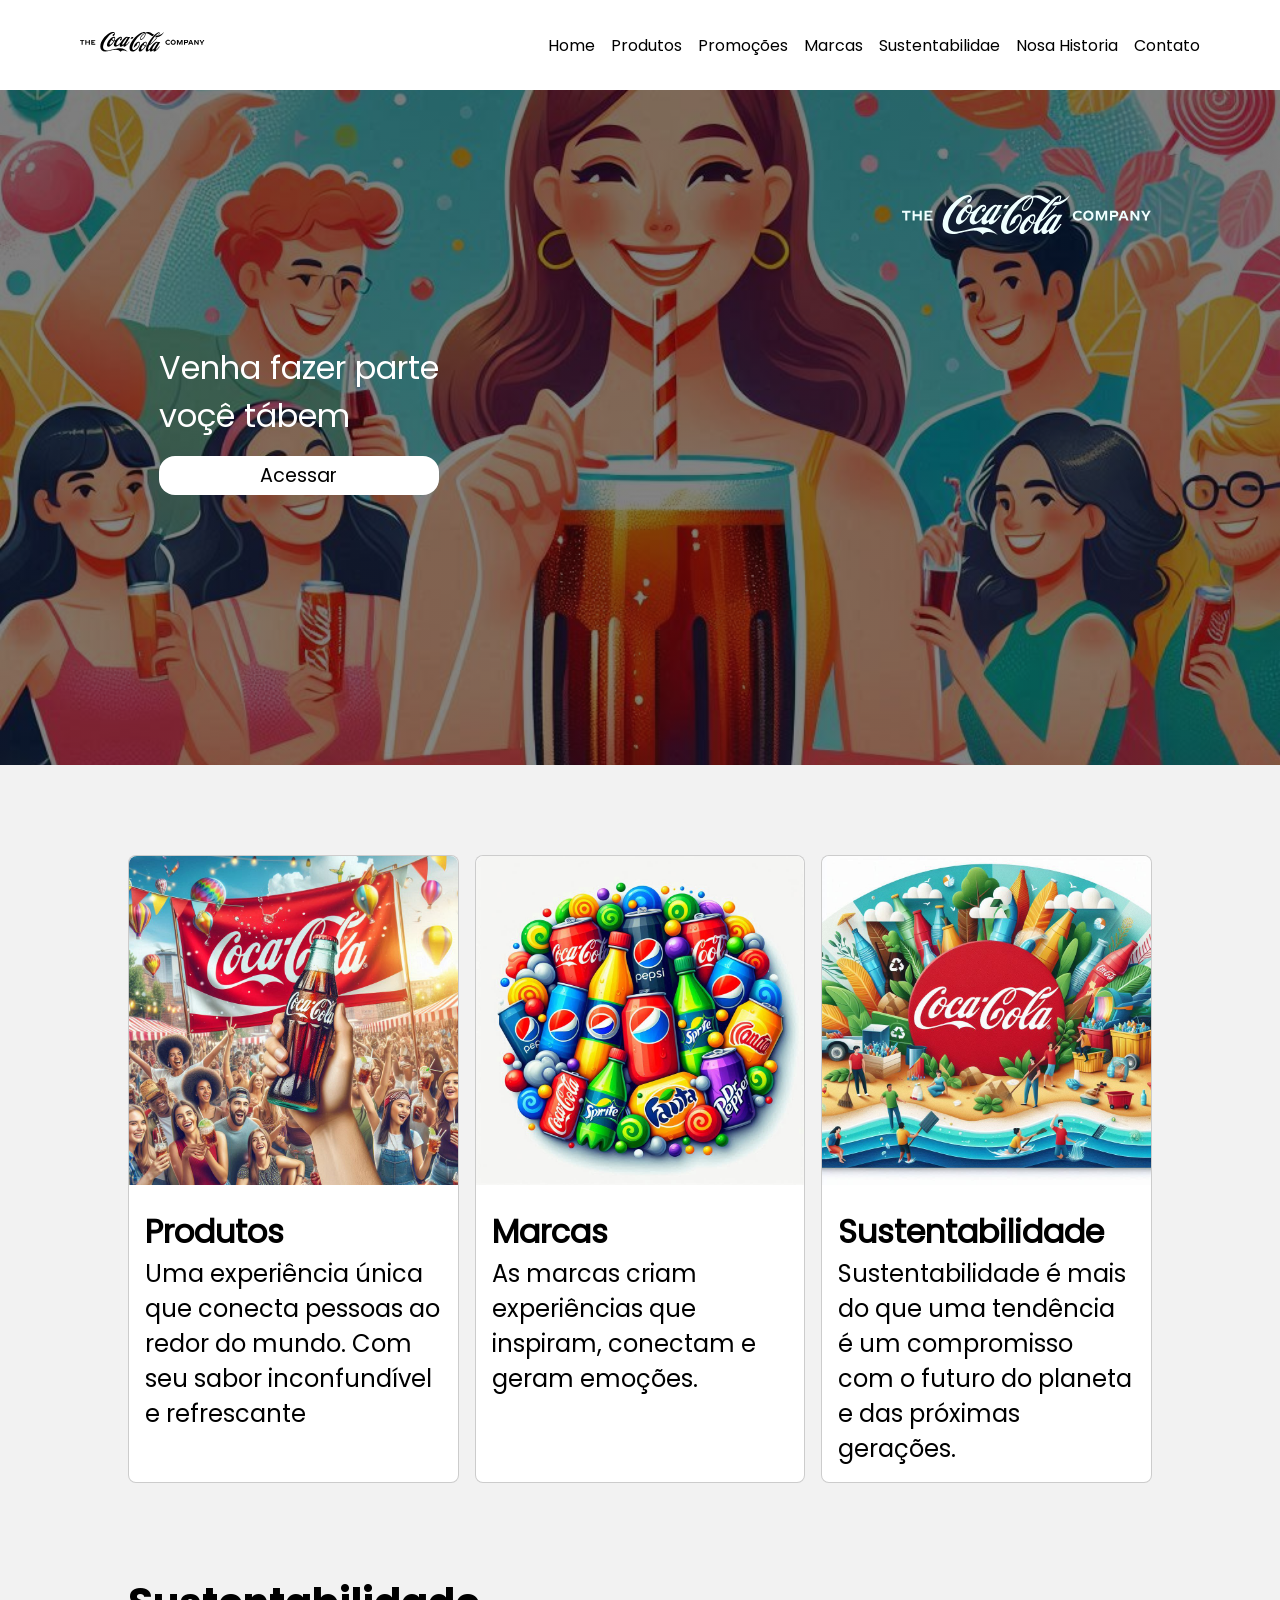
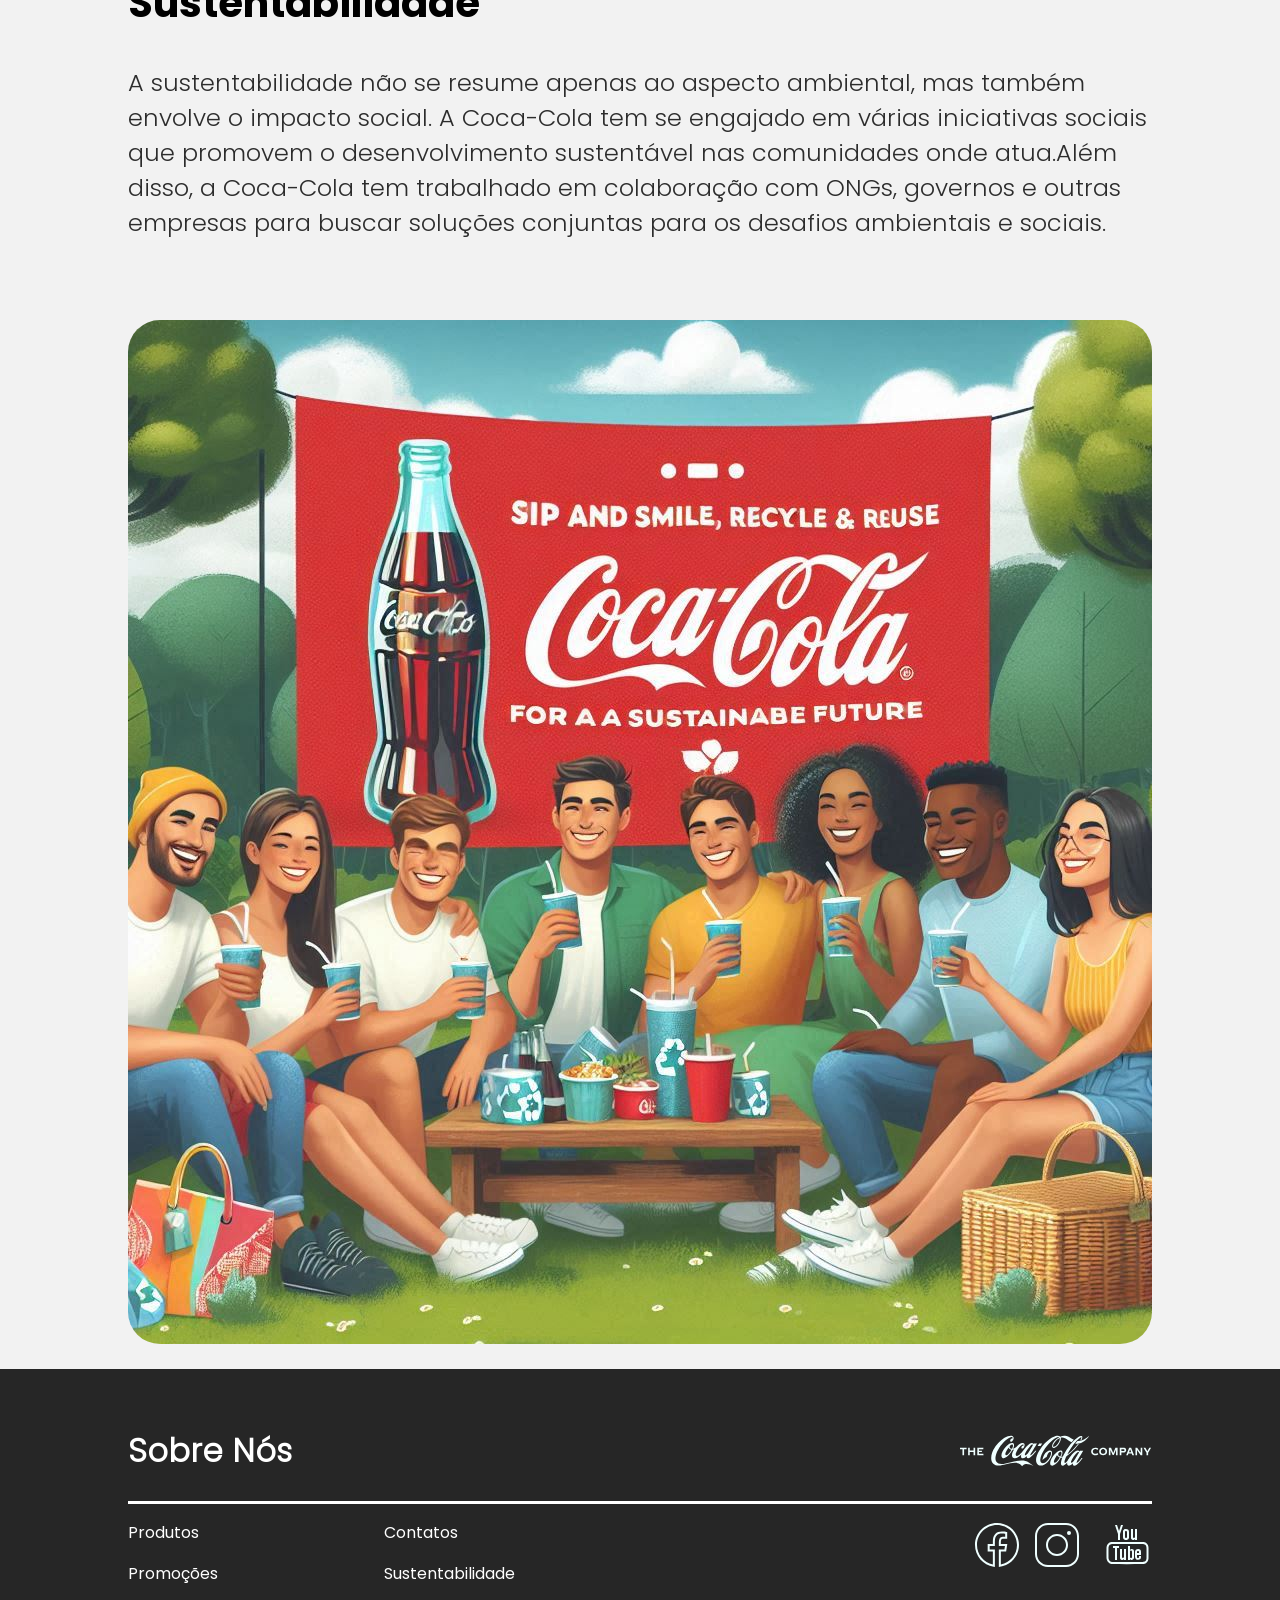
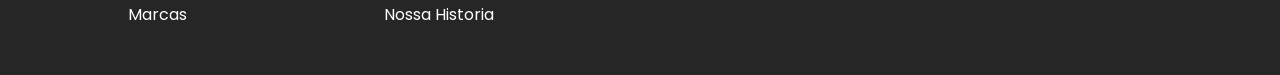
<file: public/index.html>
<!DOCTYPE html>
<html lang="pt-BR">

<head>
    <meta charset="UTF-8">
    <meta name="viewport" content="width=device-width, initial-scale=1.0">
    <title>Modelo Coca-Cola</title>
    <link rel="shortcut icon" href="favicon.ico" type="image/x-icon">
    <link rel="stylesheet" href="style.css">
</head>

<body>
    <header class="nav-head">
        <a href="/public/index.html">
            <img class="nav-logo" src="/src/images/svg/coca_logo.svg" alt="">
        </a>
        <button class="menu">
            <img id="menu-icon" src="/src/icons/icons-menu.svg">
        </button>
        <nav class="nav-bar">
            <ul class="nav-menu">
                <li>
                    <a href="/public/index.html" class="nav-link">Home</a>
                </li>
                <li>
                    <a href="/src/pages/produtos/produtos.html" class="nav-link">Produtos</a>
                </li>
                <li>
                    <a href="/src/pages/promoções/promocoes.html" class="nav-link">Promoções</a>
                </li>
                <li>
                    <a href="/src/pages/marcas/marcas.html" class="nav-link">Marcas</a>
                </li>
                <li>
                    <a href="/src/pages/sustentabilidade/sustentabilidade.html" class="nav-link">Sustentabilidae</a>
                </li>
                <li>
                    <a href="/src/pages/nossa historia/nossahistoria.html" class="nav-link">Nosa Historia</a>
                </li>
                <li>
                    <a href="/src/pages/contatos/contatos.html" class="nav-link">Contato</a>
                </li>
            </ul>
        </nav>
    </header>

    <main>
        <section class="slogan-bg">
            <div class="container slogan">
                <div class="slogan-conteudo">
                    <p class="slogan-texto">Venha fazer parte <br> voçê tábem</p>
                    <a href="/src/pages/contatos/contatos.html" class="slogan-btn">Acessar</a>
                </div>
                <div class="slogan-logo">
                    <span>
                        <img class="slogan-icon img-fluido" src="/src/images/svg/coca_logo.svg" alt="coca_logo">
                    </span>
                </div>
            </div>
        </section>

        <section class="container">
            <div class=" carrocel">
                <div class="card">
                    <a href="/src/pages/produtos/produtos.html" class="card-link">
                        <img class="img-fluido" src="/src/images/jpg/coca_produtos.jpg" alt="coca_produtos">
                        <div class="card-conteudo">
                            <h3 class="card-titulo">Produtos</h3>
                            <p class="card-texto">
                                Uma experiência única que conecta pessoas ao redor do mundo. Com seu sabor inconfundível
                                e
                                refrescante
                            </p>
                        </div>
                    </a>
                </div>

                <div class="card">
                    <a href="/src/pages/marcas/marcas.html" class="card-link">
                        <img class="img-fluido" src="/src/images/jpg/coca_marcas.jpg" alt="coca_marcas">
                        <div class="card-conteudo">
                            <h3 class="card-titulo">Marcas</h3>
                            <p class="card-texto">
                                As marcas criam experiências que inspiram, conectam e geram emoções.
                            </p>
                        </div>
                    </a>
                </div>

                <div class="card">
                    <a href="/src/pages/sustentabilidade/sustentabilidade.html" class="card-link">
                        <img class="img-fluido" src="/src/images/jpg/coca_sustentabilidade.jpg"
                            alt="coca_sustentabilidade">
                        <div class="card-conteudo">
                            <h3 class="card-titulo">Sustentabilidade</h3>
                            <p class="card-texto">
                                Sustentabilidade é mais do que uma tendência é um compromisso com o futuro do planeta e
                                das
                                próximas gerações.
                            </p>
                        </div>
                    </a>
                </div>
            </div>
        </section>

        <article class="container">
            <div class="artigo-conteudo">
                <h2 class="artigo-titulo">Sustentabilidade</h2>
                <p class="artigo-texto">
                    A sustentabilidade não se resume apenas ao aspecto ambiental, mas também envolve o impacto
                    social. A
                    Coca-Cola tem se engajado em várias iniciativas sociais que promovem o desenvolvimento
                    sustentável nas
                    comunidades onde atua.Além disso, a Coca-Cola tem trabalhado em colaboração com ONGs, governos e
                    outras
                    empresas para buscar soluções conjuntas para os desafios ambientais e sociais.
                </p>
            </div>
            <div class="familia-img ">
                <img class="img-fluido img-border" src="/src/images/jpg/coca_familia.jpg" alt="coca_familia">
            </div>
        </article>
    </main>

    <footer class="rodape">
        <div class="container">
            <div class="sobre">
                <h3>
                    Sobre Nós
                </h3>
                <img src="/src/images/svg/coca_logo.svg" alt="coca_logo">
            </div>
            <div class="nav-rodape">
                <div class="sobre-itens">
                    <ul>
                        <li><a href="/src/pages/produtos/produtos.html">Produtos</a></li>
                        <li><a href="/src/pages/promoções/promocoes.html">Promoções</a></li>
                        <li><a href="/src/pages/marcas/marcas.html">Marcas</a></li>
                    </ul>
                    <ul>
                        <li><a href="/src/pages/contatos/contatos.html">Contatos</a></li>
                        <li><a href="/src/pages/sustentabilidade/sustentabilidade.html">Sustentabilidade</a></li>
                        <li><a href="/src/pages/nossa historia/nossahistoria.html">Nossa Historia</a></li>
                    </ul>
                    <div class="social">
                        <ul>
                            <li>
                                <a href="https://www.facebook.com/Coca-Cola/" target="_blank">
                                    <img src="/src/icons/icons-facebook.svg" alt="icons-facebook">
                                </a>
                            </li>
                            <li>
                                <a href="https://www.instagram.com/cocacola_br/" target="_blank">
                                    <img src="/src/icons/icons-instagram.svg" alt="icons-instagram"></li>
                                </a>
                            <li>
                                <a href="https://www.youtube.com/user/cocacola" target="_blank">
                                    <img src="/src/icons/icons-youtube.svg" alt="icons-youtube">
                                </a>
                            </li>
                        </ul>
                    </div>
                </div>
            </div>
        </div>
    </footer>
    <script src="/src/js/menu.js"></script>
</body>
</html>
</file>
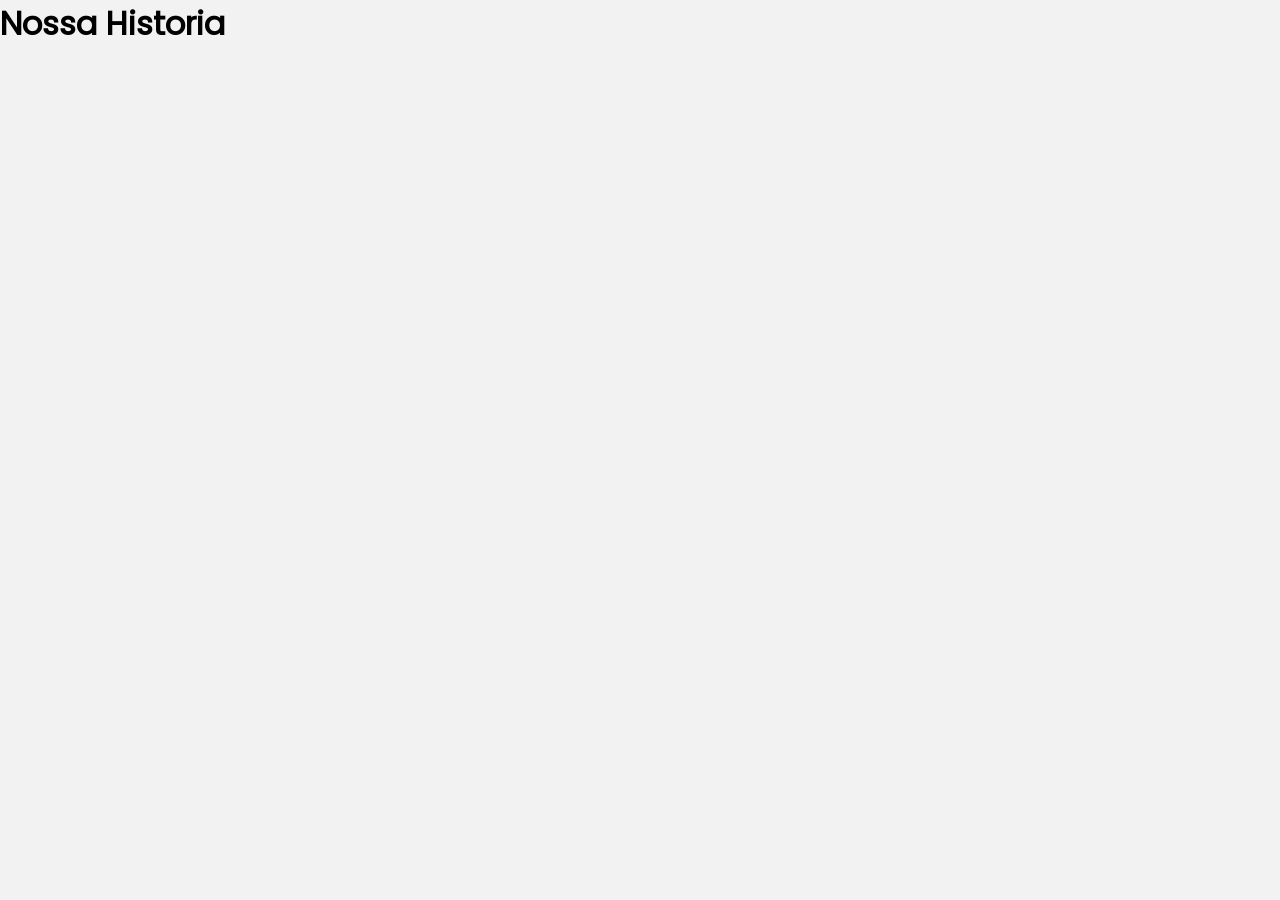
<file: src/pages/nossa historia/nossahistoria.html>
<html lang="pt-br">
<head>
    <meta charset="UTF-8">
    <meta name="viewport" content="width=device-width, initial-scale=1.0">
    <title>Nossa Historia</title>
    <link rel="shortcut icon" href="/public/favicon.ico" type="image/x-icon">
    <link rel="stylesheet" href="/public/style.css">
    <link rel="stylesheet" href="/src/pages/nossa historia/nossahistoria.css">
</head>
<body>
    <h1>Nossa Historia</h1>
    <script src="/src/js/menu.js"></script>
</body>
</html>
</file>
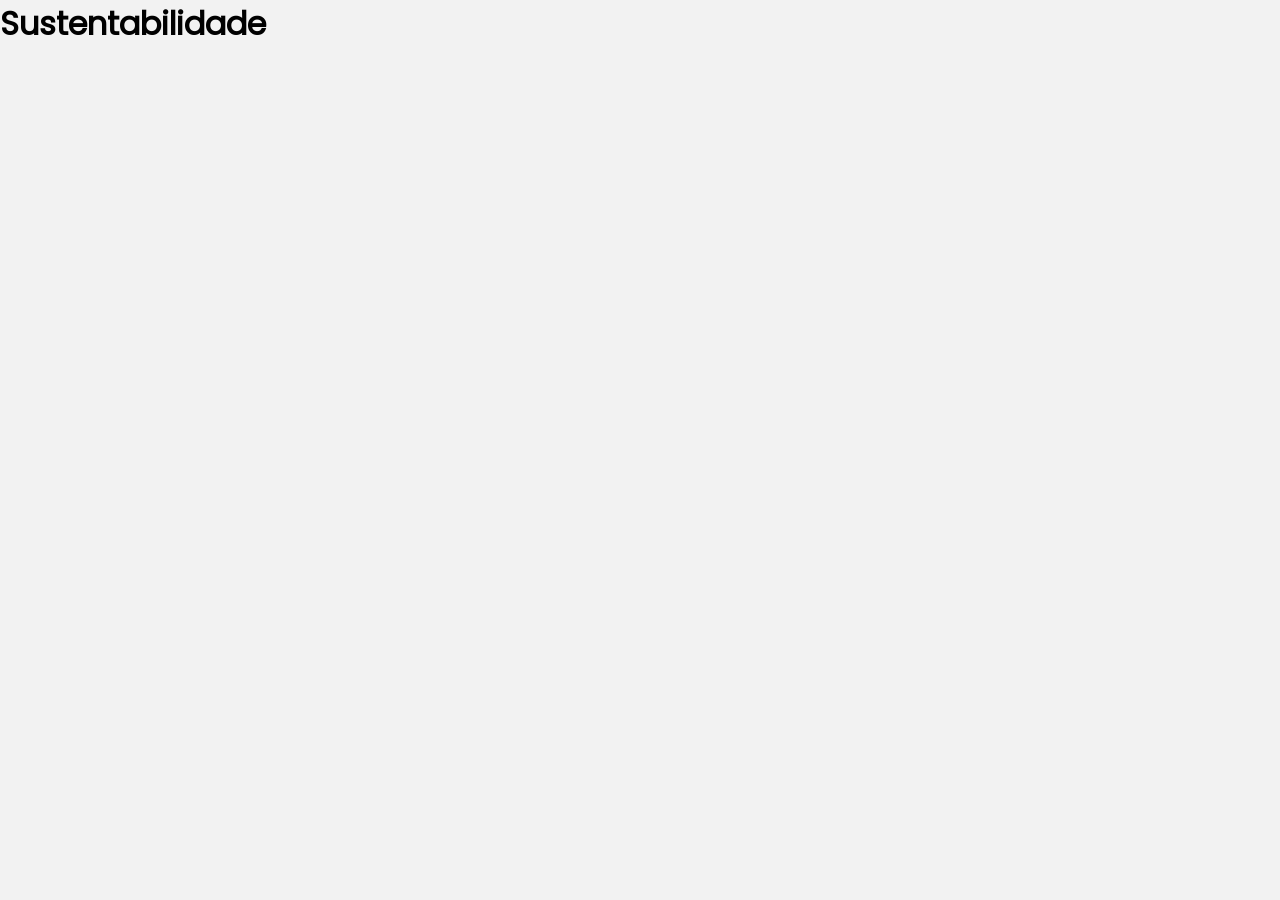
<file: src/pages/sustentabilidade/sustentabilidade.html>
<html lang="pt-br">
<head>
    <meta charset="UTF-8">
    <meta name="viewport" content="width=device-width, initial-scale=1.0">
    <title>Sustentabilidade</title>
    <link rel="shortcut icon" href="/public/favicon.ico" type="image/x-icon">
    <link rel="stylesheet" href="/public/style.css">
    <link rel="stylesheet" href="/src/pages/sustentabilidade/sustentabililade.css">
</head>
<body>
    <h1>Sustentabilidade</h1>
    <script src="/src/js/menu.js"></script>
</body>
</html>
</file>
<file: public/style.css>
/*Configura Global */
:root {
    --colorBlack: #000000;
    --colorLightBlack: #262626;
    --colorGray: #f2f2f2;
    --colorWhite: #ffffff;
    --colorLogoWhite: invert(100%) sepia(100%) saturate(100%) hue-rotate(100deg) brightness(100%) contrast(100%);
}

@font-face {
    font-family: Poppins;
    src: url(/src/font/Poppins/Poppins-Regular.ttf);
}

@font-face {
    font-family: PoppinsBold;
    src: url(/src/font/Poppins/Poppins-Bold.ttf);
}

@font-face {
    font-family: PoppinsMedium;
    src: url(/src/font/Poppins/Poppins-Medium.ttf);
}

@font-face {
    font-family: PoppinsLight;
    src: url(/src/font/Poppins/Poppins-Light.ttf);
}

* {
    margin: 0;
    padding: 0;
    box-sizing: border-box;
    font-family: Poppins;
    list-style: none;
    text-decoration: none;
}

body {
    background: var(--colorGray);
}

.container {
    margin: 0 auto;
    width: 80%;
}

.img-fluido {
    max-width: 100%;
    max-height: 100%;
}

/*Navegação*/
.menu {
    display: none;
    background: var(--colorWhite);
    border: none;
}

#menu-icon {
    filter: invert(100%) sepia(100%) saturate(100%) hue-rotate(100deg) brightness(100%) contrast(100%);
    width: 5vw;
    height: 5vh;
    min-width: 50px;
    min-height: 50px;
}

.nav-head {
    display: flex;
    align-items: center;
    justify-content: space-between;
    width: 100%;
    height: 10vh;
    background: var(--colorWhite);
    padding: 0 5rem;
}

.nav-bar.ativar {
    z-index: 1;
    height: 100%;
}

.nav-menu {
    display: flex;
    gap: 1rem;
}

.nav-link {
    color: black;
}

/* SLOGAN */
.slogan-bg {
    position: relative;
    width: 100%;
    height: 75vh;
    background: linear-gradient(0deg, rgba(12, 12, 12, 0.5), rgba(0, 0, 0, 0.5)),
        url(/src/images/jpg/coca-banner.jpg) 100% 46% fixed;
    background-position: center;
    background-size: cover;
    background-repeat: no-repeat;
}

.slogan {
    display: grid;
    height: 75vh;
    grid-template-columns: 1fr 2fr;
}

.slogan-logo {
    justify-self: end;
    padding: 0vh;
}

.slogan-conteudo {
    justify-self: center;
    align-self: center;
}

.slogan-texto {
    font-size: 2rem;
    color: white;
}

.slogan-btn {
    display: inline-block;
    margin: 1rem 0 1rem 0;
    font-size: 1.2rem;
    color: black;
    background: white;
    text-align: center;
    width: 100%;
    padding: 0.3rem;
    border-radius: 1rem;
}

.slogan-icon {
    filter: var(--colorLogoWhite);
    width: 15vw;
    height: 10vh;
    min-width: 250px;
    min-height: 250px;
}

/* Carrocel*/
.carrocel {
    margin: 10vh 0 10vh 0;
    display: grid;
    grid-template-columns: 1fr 1fr 1fr;
    gap: 1rem;
}

.card {
    position: relative;
    display: flex;
    flex-direction: column;
    background: var(--colorWhite);
    min-width: 0;

    word-wrap: break-word;
    background-clip: border-box;
    border: 1px solid rgba(0, 0, 0, 0.2);
    border-radius: 0.5rem;
}

.card:hover {
    transition: 0.5s;
    box-shadow: 0px 10px 10px rgba(38, 38, 38, 0.5);
}

.card img {
    border-radius: 0.5rem 0.5rem 0 0;
}

.card-conteudo {
    flex: 1 1 auto;
    margin: 1rem;
    gap: 1rem;
}

.card-titulo {
    font: PoppinsBold;
    font-size: 2rem;
}

.card-texto {
    font: PoppinsLight;
    font-size: 1.5rem;
}

.card-link {
    color: var(--colorBlack);
}

/*Artigo */
.artigo-conteudo {
    display: flex;
    flex-direction: column;
    word-wrap: break-word;
    background-clip: border-box;
    min-width: 0;
    gap: 2rem;
    margin-bottom: 5rem;
}

.artigo-titulo {
    font-family: PoppinsBold;
    font-size: clamp(1rem, 0.9072rem + 4.9485vw, 2.5rem);
}

.artigo-texto {
    font-family: PoppinsLight;
    font-size: clamp(0.7rem, 0.9381rem + 3.299vw, 1.5rem);
    color: #000000d1;
}

.familia-img {
    display: inline-block;
    width: 100%;

    border-radius: 2rem;
    margin-bottom: 2vh;
}

.familia-img img {
    width: 100%;
    margin: 0 auto;
}

.img-border {
    border-radius: 2rem;
}

/*Rodapé */
.rodape {
    background: var(--colorLightBlack);
}

.sobre {
    display: flex;
    padding-top: 2rem;
    justify-content: space-between;
    border-bottom: 3px solid var(--colorWhite);
    align-items: center;
}

.sobre h3 {
    color: var(--colorWhite);
    font-family: PoppinsLight;
    font-size: clamp(0.5rem, 0.1rem + 4vw, 2rem);
}

.sobre img {
    filter: var(--colorLogoWhite);
    width: 15vw;
    height: 10vh;
    min-height: 100px;
    min-width: 100px;
}

.nav-rodape {
    display: flex;
    padding: 1rem 0 2rem 0;
    justify-content: space-between;
}

.social ul {
    display: flex;
    gap: 10px;
    filter: var(--colorLogoWhite);
    justify-content: end;
}

.sobre-itens {
    display: grid;
    width: 100%;
    grid-template-columns: 1fr 1fr 2fr;
}

.sobre-itens a {
    color: var(--colorWhite);
}

.sobre-itens li {
    margin-bottom: 1rem;
}


@media only screen and (max-width:1000px) {
    .nav-head {
        padding: 0 3rem;
    }

    .menu {
        display: block;
        cursor: pointer;
    }

    .nav-bar {
        position: absolute;
        top: 10vh;
        left: 0;
        right: 0;
        width: 100%;
        height: 0;
        background: var(--colorWhite);
        transition: 0.2s;
        overflow: hidden;
    }

    .nav-bar.ativar ul {
        opacity: 1;
        height: 100%;
    }

    .nav-bar.ativar li {
        align-content: center;
    }

    .nav-menu {
        flex-direction: column;
        align-items: center;
        justify-content: space-around;
        transition: 0.5s;
        opacity: 0;
        font-size: 1.5rem;
    }

    .sloganlogo {
        justify-content: center;
    }

    .acessar {
        align-items: center;
        width: 100%;
    }

    .carrocel {
        grid-template-columns: 1fr;
        justify-items: center;

    }

    .card {
        max-width: 400px;

    }
}

@media only screen and (max-width: 700px) {
    .sobre-itens {
        grid-template-columns: 1fr;
        justify-items: start;
    }

    .slogan {
        grid-template-columns: 1fr;
        align-content: center;
    }

    .slogan-logo {
        justify-self: center;
    }
}
</file>
<file: src/pages/nossa historia/nossahistoria.css>
@import url(/public/style.css);
</file>
<file: src/pages/sustentabilidade/sustentabililade.css>
@import url(/public/style.css);
</file>
